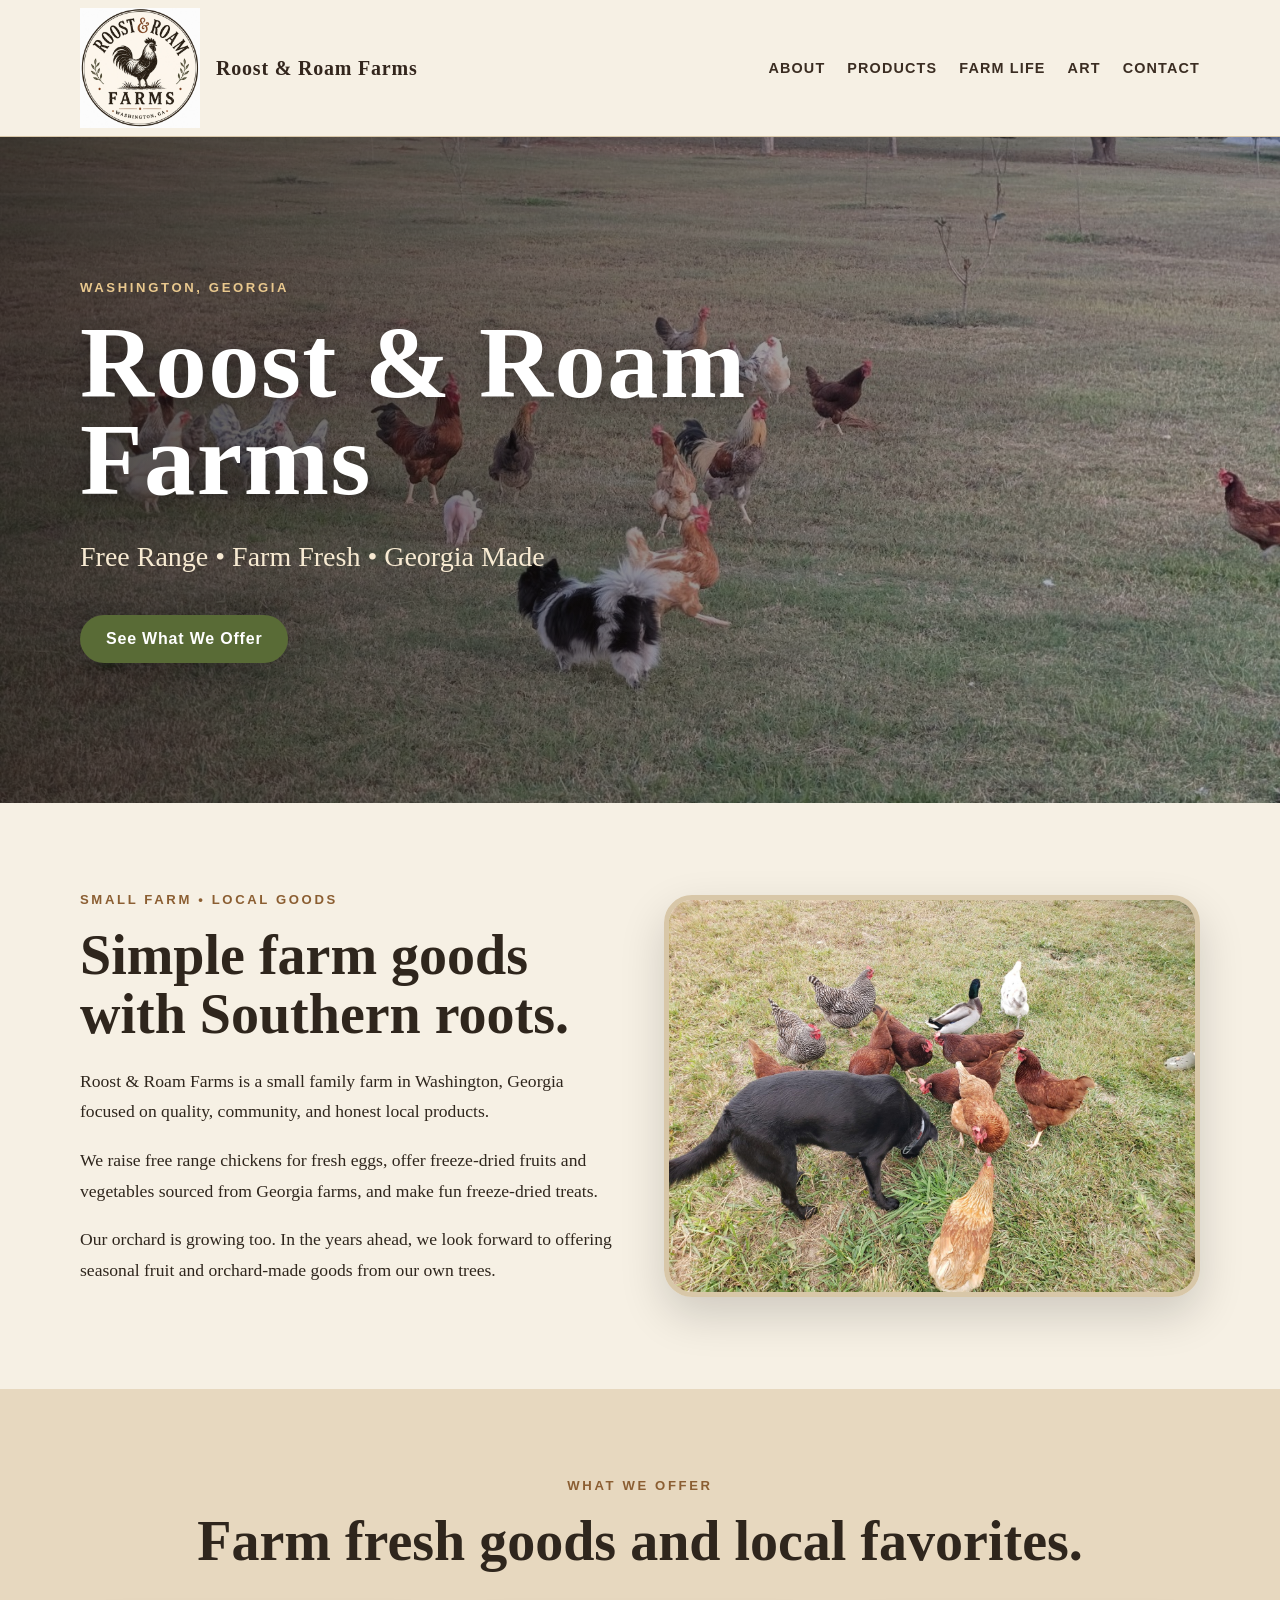
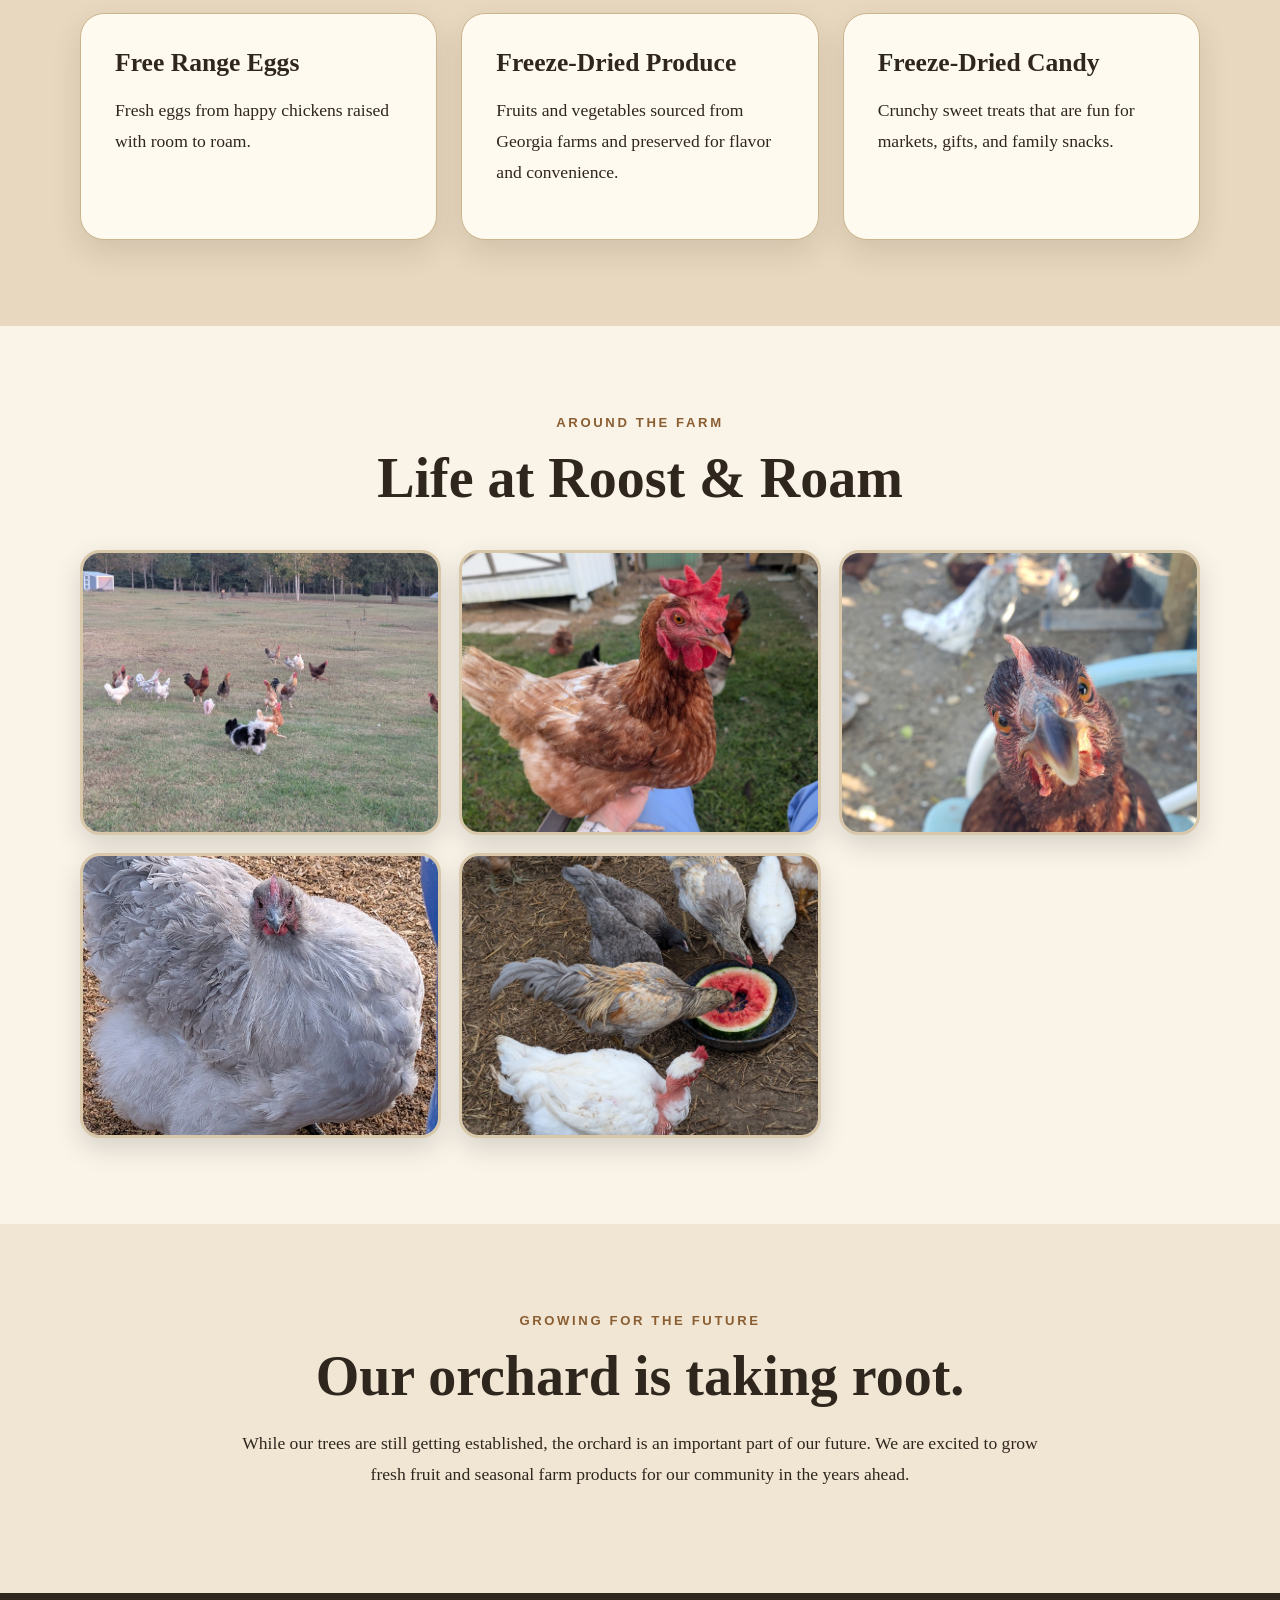
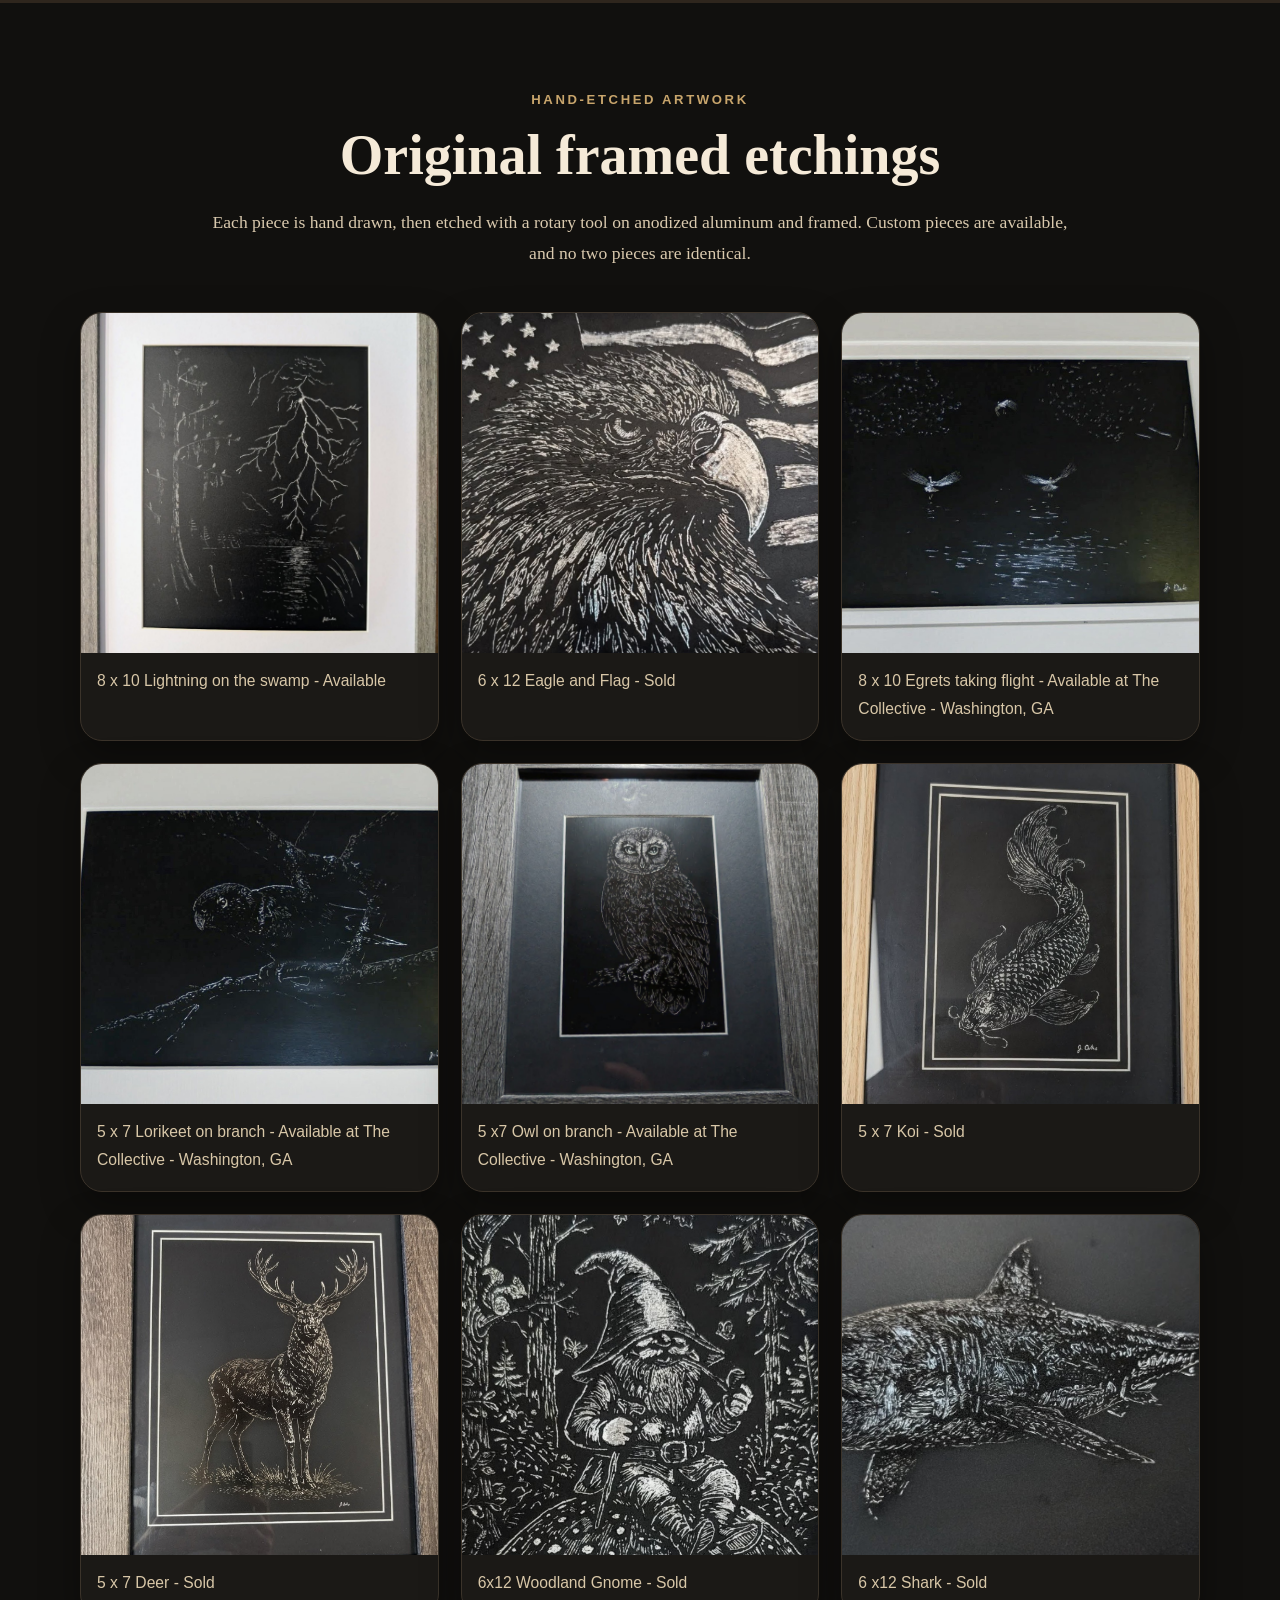
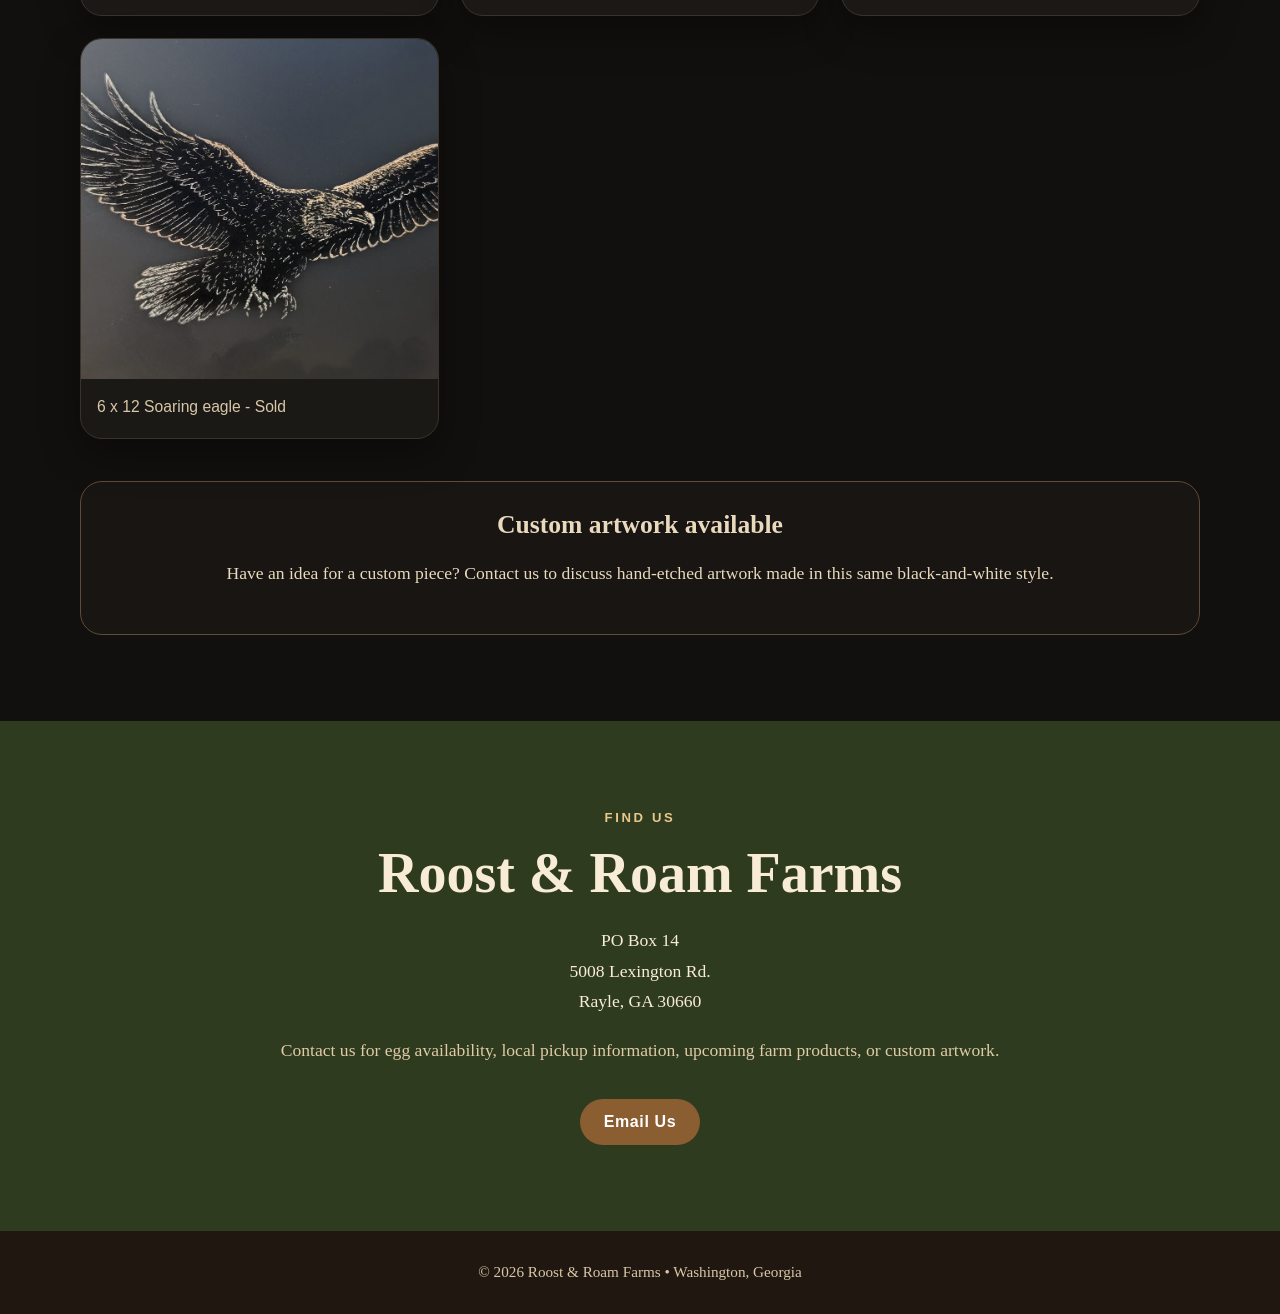
<file: index.html>
<!DOCTYPE html>
<html lang="en">
<head>
  <meta charset="UTF-8" />
  <meta name="viewport" content="width=device-width, initial-scale=1.0" />

  <title>Roost & Roam Farms | Washington, Georgia</title>
  <meta name="description" content="Roost & Roam Farms in Washington, Georgia offers free range eggs, freeze-dried Georgia fruits and vegetables, freeze-dried candy, and hand-etched framed artwork." />

  <style>
    * { box-sizing: border-box; }
    html { scroll-behavior: smooth; }

    body {
      margin: 0;
      font-family: Georgia, "Times New Roman", serif;
      color: #2f261d;
      background: #f6f0e4;
    }

    img { max-width: 100%; display: block; }
    a { color: inherit; }

    .container {
      width: min(1120px, 92%);
      margin: 0 auto;
    }

    .site-header {
      background: rgba(246, 240, 228, 0.96);
      border-bottom: 1px solid #d8c7a8;
      position: sticky;
      top: 0;
      z-index: 20;
      backdrop-filter: blur(6px);
    }

    .nav {
      min-height: 108px;
      display: flex;
      align-items: center;
      justify-content: space-between;
      gap: 24px;
    }

    .logo-link {
      display: inline-flex;
      align-items: center;
      gap: 16px;
      text-decoration: none;
    }

    .logo {
      width: 120px;
      height: 120px;
      object-fit: contain;
      margin: 8px 0;
    }

    .brand-text {
      font-weight: bold;
      font-size: 1.25rem;
      letter-spacing: .04em;
      color: #33261d;
    }

    nav {
      display: flex;
      flex-wrap: wrap;
      gap: 22px;
      align-items: center;
      justify-content: flex-end;
      font-family: Arial, sans-serif;
      font-size: .9rem;
      letter-spacing: .08em;
      text-transform: uppercase;
      font-weight: bold;
    }

    nav a {
      text-decoration: none;
      color: #3b2d22;
    }

    .hero {
      min-height: 74vh;
      display: grid;
      place-items: center;
      color: white;
      background:
        linear-gradient(90deg, rgba(20, 14, 9, .75), rgba(20, 14, 9, .45), rgba(20, 14, 9, .2)),
        url("field-roaming.jpg");
      background-size: cover;
      background-position: center;
    }

    .hero-content {
      padding: 90px 0;
      max-width: 720px;
      margin-right: auto;
    }

    .eyebrow {
      margin: 0 0 14px;
      font-family: Arial, sans-serif;
      color: #e9c88e;
      text-transform: uppercase;
      letter-spacing: .2em;
      font-size: .82rem;
      font-weight: bold;
    }

    .eyebrow.dark { color: #8b5e32; }

    h1 {
      margin: 0;
      font-size: clamp(3.3rem, 8vw, 6.7rem);
      line-height: .95;
      letter-spacing: .015em;
      text-shadow: 0 4px 20px rgba(0,0,0,.35);
    }

    h2 {
      margin: 0 0 22px;
      font-size: clamp(2.1rem, 5vw, 3.5rem);
      line-height: 1.05;
    }

    h3 {
      margin: 0 0 12px;
      font-size: 1.6rem;
    }

    p {
      font-size: 1.1rem;
      line-height: 1.75;
    }

    .tagline {
      margin: 24px 0 34px;
      font-size: clamp(1.2rem, 3vw, 1.75rem);
      color: #f7ead2;
    }

    .button {
      display: inline-block;
      background: #596b36;
      color: white;
      padding: 15px 26px;
      border-radius: 999px;
      text-decoration: none;
      font-family: Arial, sans-serif;
      font-weight: bold;
      letter-spacing: .05em;
      box-shadow: 0 10px 30px rgba(0,0,0,.25);
    }

    .section { padding: 86px 0; }

    .two-column {
      display: grid;
      grid-template-columns: 1fr 1fr;
      gap: 48px;
      align-items: center;
    }

    .feature-image {
      width: 100%;
      aspect-ratio: 4 / 3;
      object-fit: cover;
      border-radius: 28px;
      border: 5px solid #d8c7a8;
      box-shadow: 0 18px 45px rgba(0,0,0,.16);
    }

    .products { background: #e7d8bf; }
    .center { text-align: center; }

    .product-grid {
      margin-top: 42px;
      display: grid;
      grid-template-columns: repeat(3, 1fr);
      gap: 24px;
    }

    .product-card {
      background: #fffaf0;
      padding: 34px;
      border-radius: 24px;
      border: 1px solid #cbb58e;
      box-shadow: 0 12px 30px rgba(54,37,22,.12);
    }

    .gallery { background: #f9f3e8; }

    .gallery-grid {
      margin-top: 42px;
      display: grid;
      grid-template-columns: repeat(3, 1fr);
      gap: 18px;
    }

    .gallery-grid img {
      width: 100%;
      height: 285px;
      object-fit: cover;
      border-radius: 20px;
      border: 3px solid #d8c7a8;
      box-shadow: 0 10px 28px rgba(0,0,0,.14);
      background: #e7d8bf;
    }

    .orchard { background: #f1e6d4; }
    .narrow { max-width: 820px; }

    .art {
      background: #11100e;
      color: #f5ead8;
      border-top: 10px solid #2f261d;
    }

    .art .eyebrow {
      color: #c8a56c;
    }

    .art-intro {
      max-width: 860px;
      margin: 0 auto 44px;
      text-align: center;
    }

    .art-intro p {
      color: #d9c9ae;
    }

    .art-grid {
      display: grid;
      grid-template-columns: repeat(3, 1fr);
      gap: 22px;
      margin-top: 36px;
    }

    .art-card {
      background: #1b1916;
      border: 1px solid #3b332a;
      border-radius: 22px;
      overflow: hidden;
      box-shadow: 0 16px 38px rgba(0,0,0,.35);
    }

    .art-card img {
      width: 100%;
      height: 340px;
      object-fit: cover;
      background: #050505;
    }

    .art-card p {
      margin: 0;
      padding: 14px 16px 18px;
      font-size: .98rem;
      color: #d8c7a8;
      font-family: Arial, sans-serif;
    }

    .custom-note {
      margin-top: 42px;
      padding: 28px;
      border: 1px solid #5d4c39;
      border-radius: 22px;
      background: #181512;
      text-align: center;
      color: #e9d9bd;
    }

    .contact {
      background: #2f3b1f;
      color: #f8ecd7;
    }

    .contact-box { max-width: 820px; }
    .muted { color: #dfcba7; }

    .email-button {
      display: inline-block;
      margin-top: 16px;
      background: #8b5e32;
      color: white;
      padding: 14px 24px;
      border-radius: 999px;
      text-decoration: none;
      font-family: Arial, sans-serif;
      font-weight: bold;
      letter-spacing: .04em;
    }

    footer {
      background: #201710;
      color: #d8c7a8;
      text-align: center;
      padding: 28px;
    }

    footer p { margin: 0; font-size: .95rem; }

    @media (max-width: 840px) {
      .nav {
        flex-direction: column;
        padding: 12px 0 18px;
      }

      .logo {
        width: 104px;
        height: 104px;
      }

      .brand-text { display: none; }

      nav {
        justify-content: center;
        gap: 16px;
        font-size: .78rem;
      }

      .hero {
        min-height: 68vh;
        text-align: center;
        background:
          linear-gradient(rgba(20, 14, 9, .58), rgba(20, 14, 9, .58)),
          url("field-roaming.jpg");
        background-size: cover;
        background-position: center;
      }

      .hero-content {
        margin: 0 auto;
        padding: 70px 0;
      }

      .two-column,
      .product-grid,
      .gallery-grid,
      .art-grid {
        grid-template-columns: 1fr;
      }

      .section { padding: 64px 0; }

      .gallery-grid img,
      .art-card img {
        height: 320px;
      }
    }
  </style>
</head>

<body>
  <header class="site-header">
    <div class="container nav">
      <a class="logo-link" href="#">
        <img class="logo" src="logo.png" alt="Roost & Roam Farms Logo" />
        <span class="brand-text">Roost & Roam Farms</span>
      </a>

      <nav>
        <a href="#about">About</a>
        <a href="#products">Products</a>
        <a href="#gallery">Farm Life</a>
        <a href="#art">Art</a>
        <a href="#contact">Contact</a>
      </nav>
    </div>
  </header>

  <main>
    <section class="hero">
      <div class="container">
        <div class="hero-content">
          <p class="eyebrow">Washington, Georgia</p>
          <h1>Roost & Roam Farms</h1>
          <p class="tagline">Free Range • Farm Fresh • Georgia Made</p>
          <a class="button" href="#products">See What We Offer</a>
        </div>
      </div>
    </section>

    <section id="about" class="section about">
      <div class="container two-column">
        <div>
          <p class="eyebrow dark">Small Farm • Local Goods</p>
          <h2>Simple farm goods with Southern roots.</h2>

          <p>
            Roost & Roam Farms is a small family farm in Washington, Georgia focused on quality,
            community, and honest local products.
          </p>

          <p>
            We raise free range chickens for fresh eggs, offer freeze-dried fruits and vegetables
            sourced from Georgia farms, and make fun freeze-dried treats.
          </p>

          <p>
            Our orchard is growing too. In the years ahead, we look forward to offering seasonal
            fruit and orchard-made goods from our own trees.
          </p>
        </div>

        <img class="feature-image" src="dog-and-flock.jpg" alt="Dog walking with free range chickens" />
      </div>
    </section>

    <section id="products" class="section products">
      <div class="container">
        <p class="eyebrow dark center">What We Offer</p>
        <h2 class="center">Farm fresh goods and local favorites.</h2>

        <div class="product-grid">
          <article class="product-card">
            <h3>Free Range Eggs</h3>
            <p>Fresh eggs from happy chickens raised with room to roam.</p>
          </article>

          <article class="product-card">
            <h3>Freeze-Dried Produce</h3>
            <p>Fruits and vegetables sourced from Georgia farms and preserved for flavor and convenience.</p>
          </article>

          <article class="product-card">
            <h3>Freeze-Dried Candy</h3>
            <p>Crunchy sweet treats that are fun for markets, gifts, and family snacks.</p>
          </article>
        </div>
      </div>
    </section>

    <section id="gallery" class="section gallery">
      <div class="container">
        <p class="eyebrow dark center">Around the Farm</p>
        <h2 class="center">Life at Roost & Roam</h2>

        <div class="gallery-grid">
          <img src="field-roaming.jpg" alt="Free range flock roaming in pasture" />
          <img src="brown-hen-close.jpg" alt="Brown hen close-up" />
          <img src="funny-hen.jpg" alt="Curious chicken close-up" />
          <img src="grey-hen.jpg" alt="Grey fluffy hen" />
          <img src="watermelon-time.jpg" alt="Chickens enjoying watermelon" />
        </div>
      </div>
    </section>

    <section class="section orchard">
      <div class="container narrow">
        <p class="eyebrow dark center">Growing for the Future</p>
        <h2 class="center">Our orchard is taking root.</h2>
        <p class="center">
          While our trees are still getting established, the orchard is an important part of our future.
          We are excited to grow fresh fruit and seasonal farm products for our community in the years ahead.
        </p>
      </div>
    </section>

    <section id="art" class="section art">
      <div class="container">
        <div class="art-intro">
          <p class="eyebrow center">Hand-Etched Artwork</p>
          <h2>Original framed etchings</h2>
          <p>
            Each piece is hand drawn, then etched with a rotary tool on anodized aluminum and framed.
            Custom pieces are available, and no two pieces are identical.
          </p>
        </div>

        <div class="art-grid">

          <article class="art-card">
            <img src="art-lightning-swamp.jpg" alt="Lightning on the swamp" />
            <p>8 x 10 Lightning on the swamp - Available</p>
          </article>

          <article class="art-card">
            <img src="art-eagle-flag.jpg" alt="Etching of birds flying over water" />
            <p>6 x 12 Eagle and Flag - Sold</p>
          </article>
          
          <article class="art-card">
            <img src="art-birds-water.jpg" alt="Etching of birds flying over water" />
            <p>8 x 10 Egrets taking flight - Available at The Collective - Washington, GA</p>
          </article>

          <article class="art-card">
            <img src="art-owl-branch.jpg" alt="Etching of an owl perched on a branch" />
            <p>5 x 7 Lorikeet on branch - Available at The Collective - Washington, GA</p>
          </article>

          <article class="art-card">
            <img src="art-owl-framed.jpg" alt="Framed owl etching" />
            <p>5 x7 Owl on branch - Available at The Collective - Washington, GA</p>
          </article>

          <article class="art-card">
            <img src="art-koi.jpg" alt="Framed koi fish etching" />
            <p>5 x 7 Koi - Sold</p>
          </article>

          <article class="art-card">
            <img src="art-deer.jpg" alt="Framed deer etching" />
            <p>5 x 7 Deer - Sold</p>
          </article>

          <article class="art-card">
            <img src="art-gnome.jpg" alt="Woodland gnome etching" />
            <p>6x12 Woodland Gnome - Sold </p>
          </article>

          <article class="art-card">
            <img src="art-shark.jpg" alt="Shark etching" />
            <p>6 x12 Shark - Sold</p>
          </article>

          <article class="art-card">
            <img src="art-raven.jpg" alt="Flying raven etching" />
            <p>6 x 12 Soaring eagle - Sold</p>
          </article>
        </div>

        <div class="custom-note">
          <h3>Custom artwork available</h3>
          <p>
            Have an idea for a custom piece? Contact us to discuss hand-etched artwork made in this same
            black-and-white style.
          </p>
        </div>
      </div>
    </section>

    <section id="contact" class="section contact">
      <div class="container contact-box center">
        <p class="eyebrow center">Find Us</p>
        <h2>Roost & Roam Farms</h2>
        <p>
          PO Box 14<br>
          5008 Lexington Rd.<br>
          Rayle, GA 30660
        <p class="muted">
          Contact us for egg availability, local pickup information, upcoming farm products, or custom artwork.
        </p>
        <a class="email-button" href="mailto:roostandroamfarms@gmail.com">Email Us</a>
      </div>
    </section>
  </main>

  <footer>
    <p>© 2026 Roost & Roam Farms • Washington, Georgia</p>
  </footer>
</body>
</html>
</file>
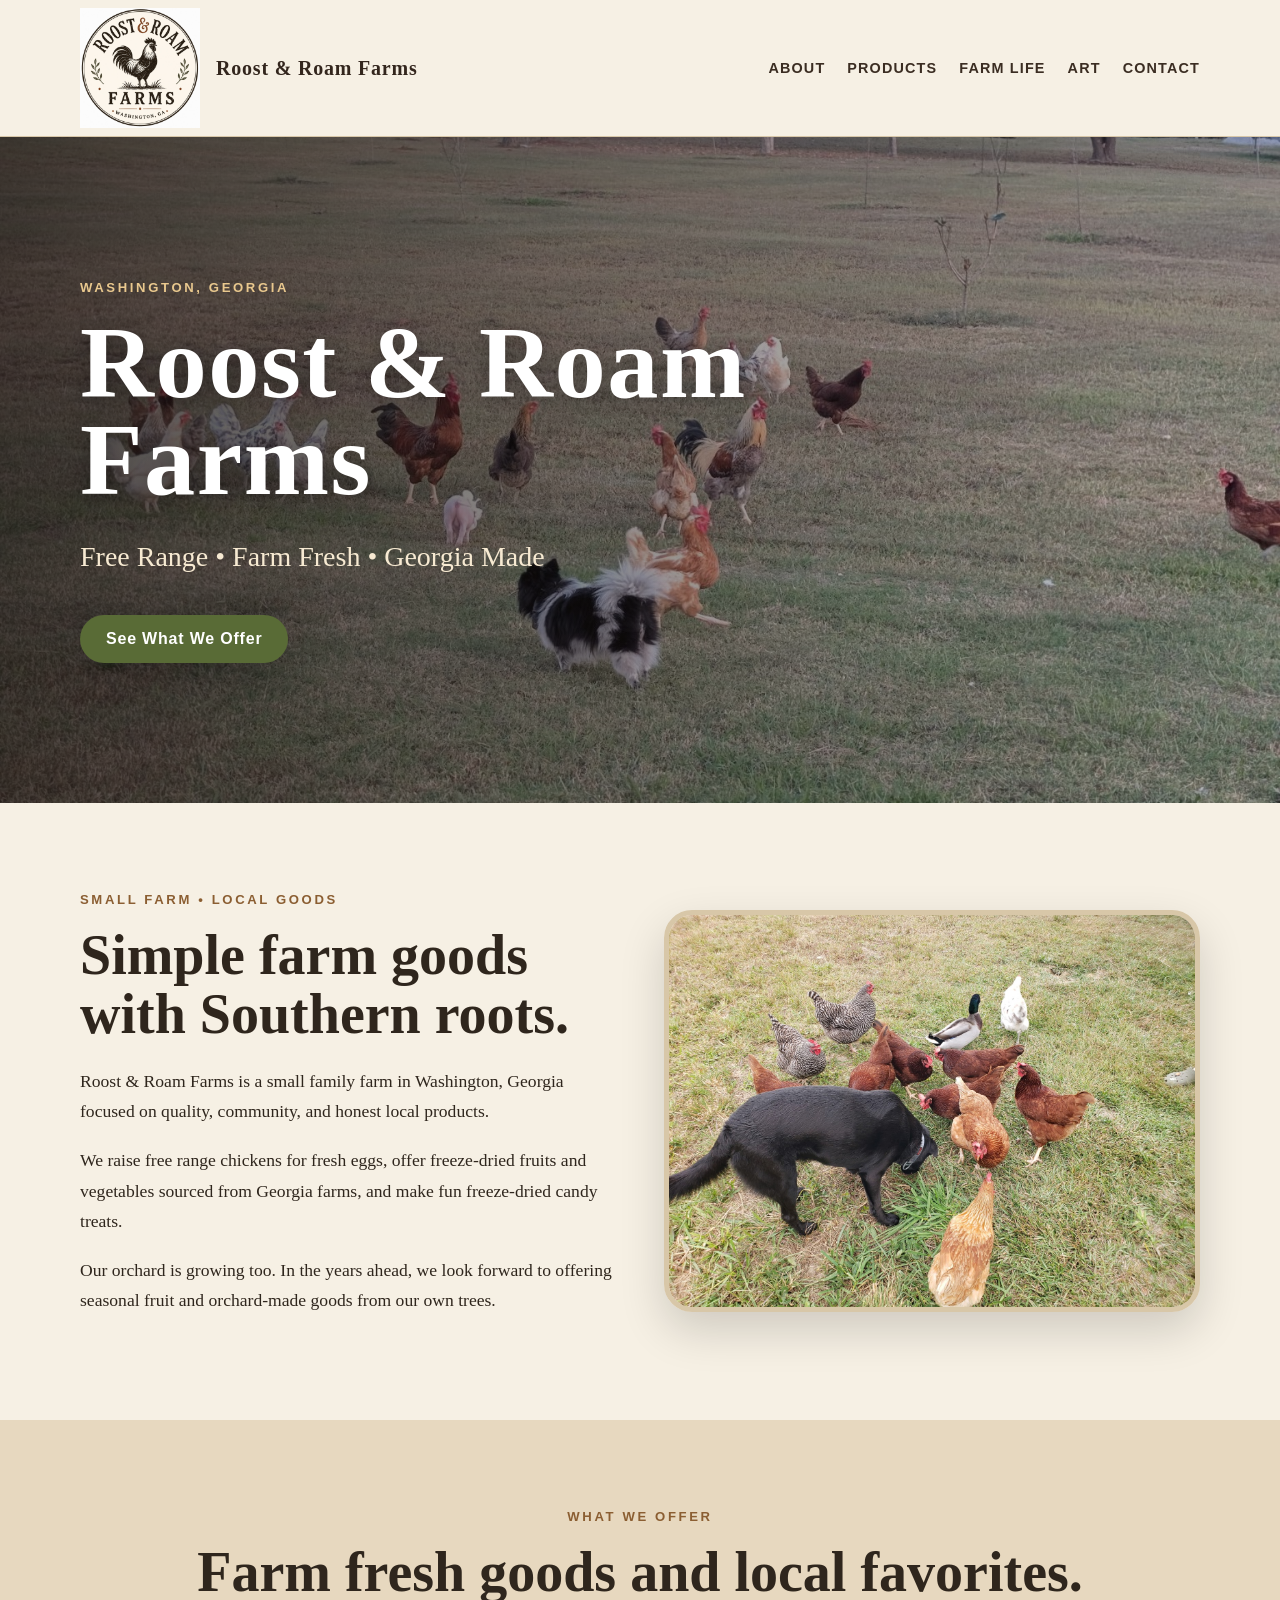
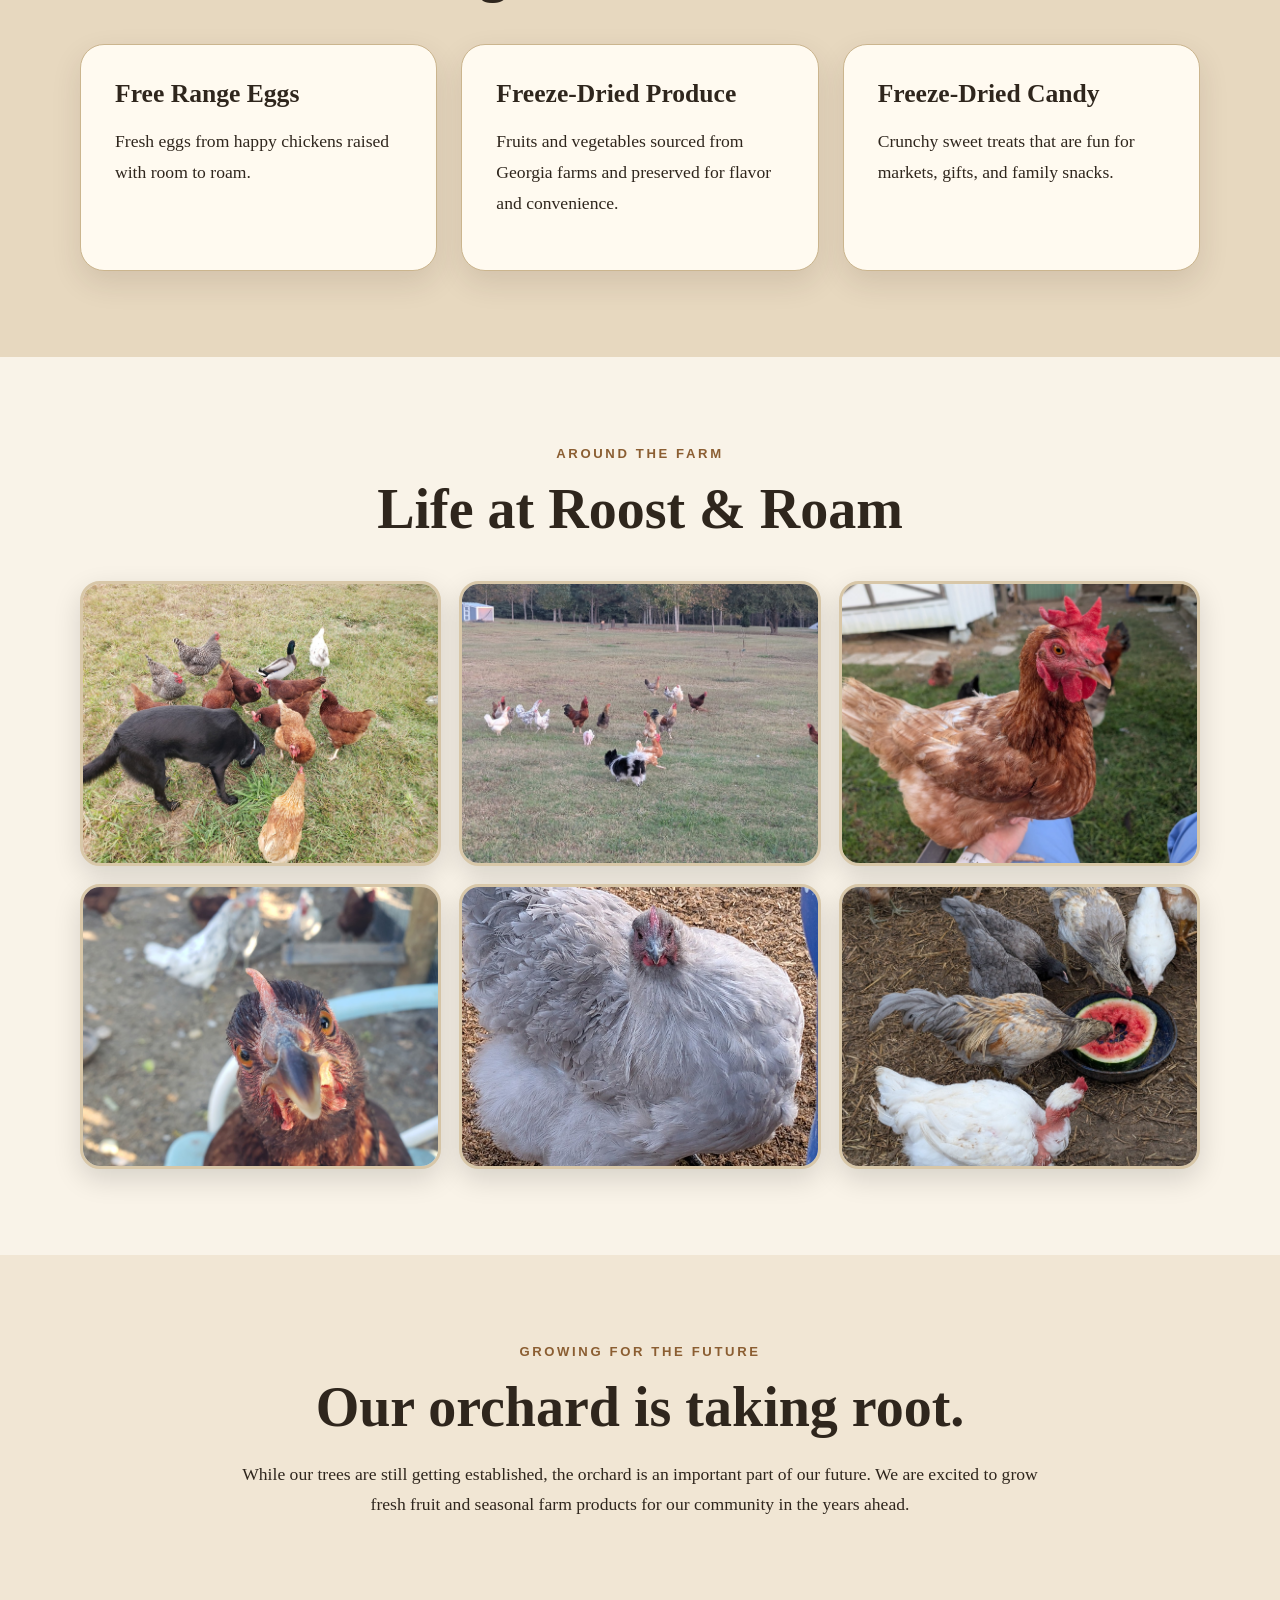
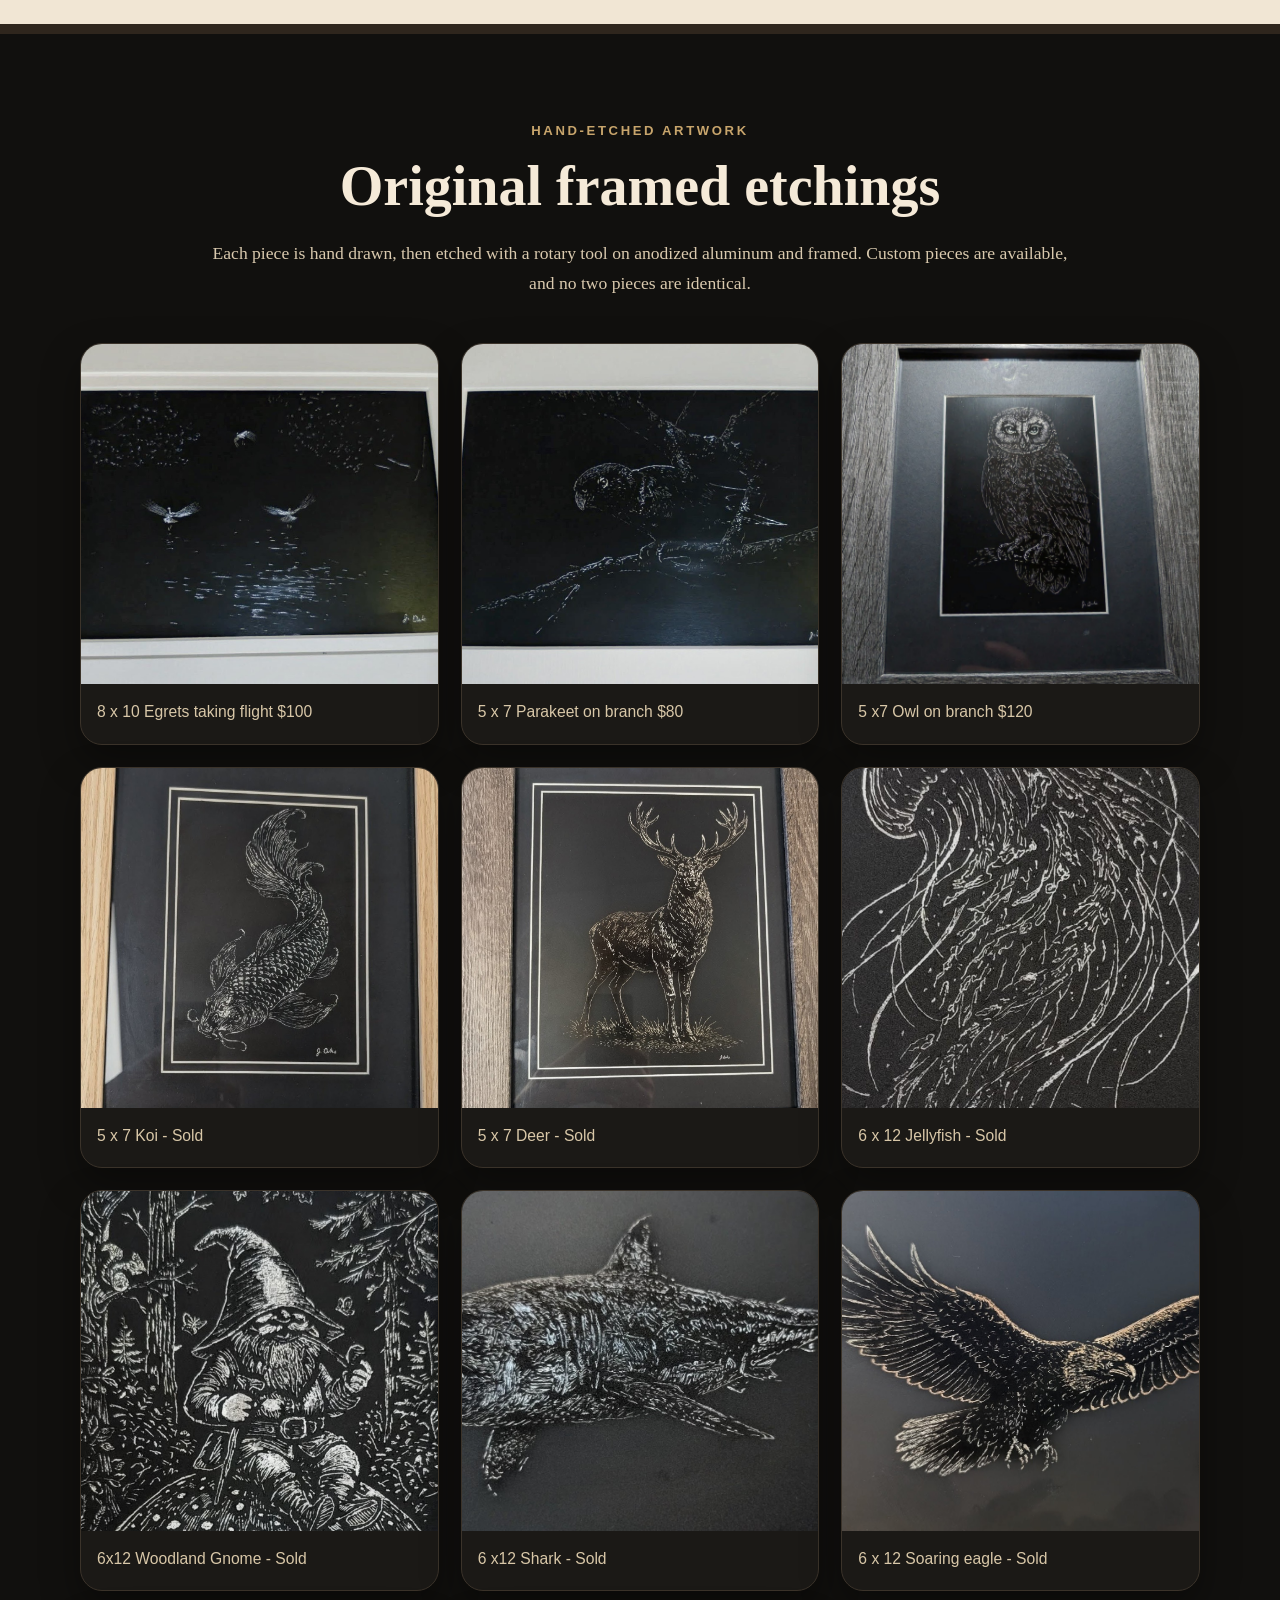
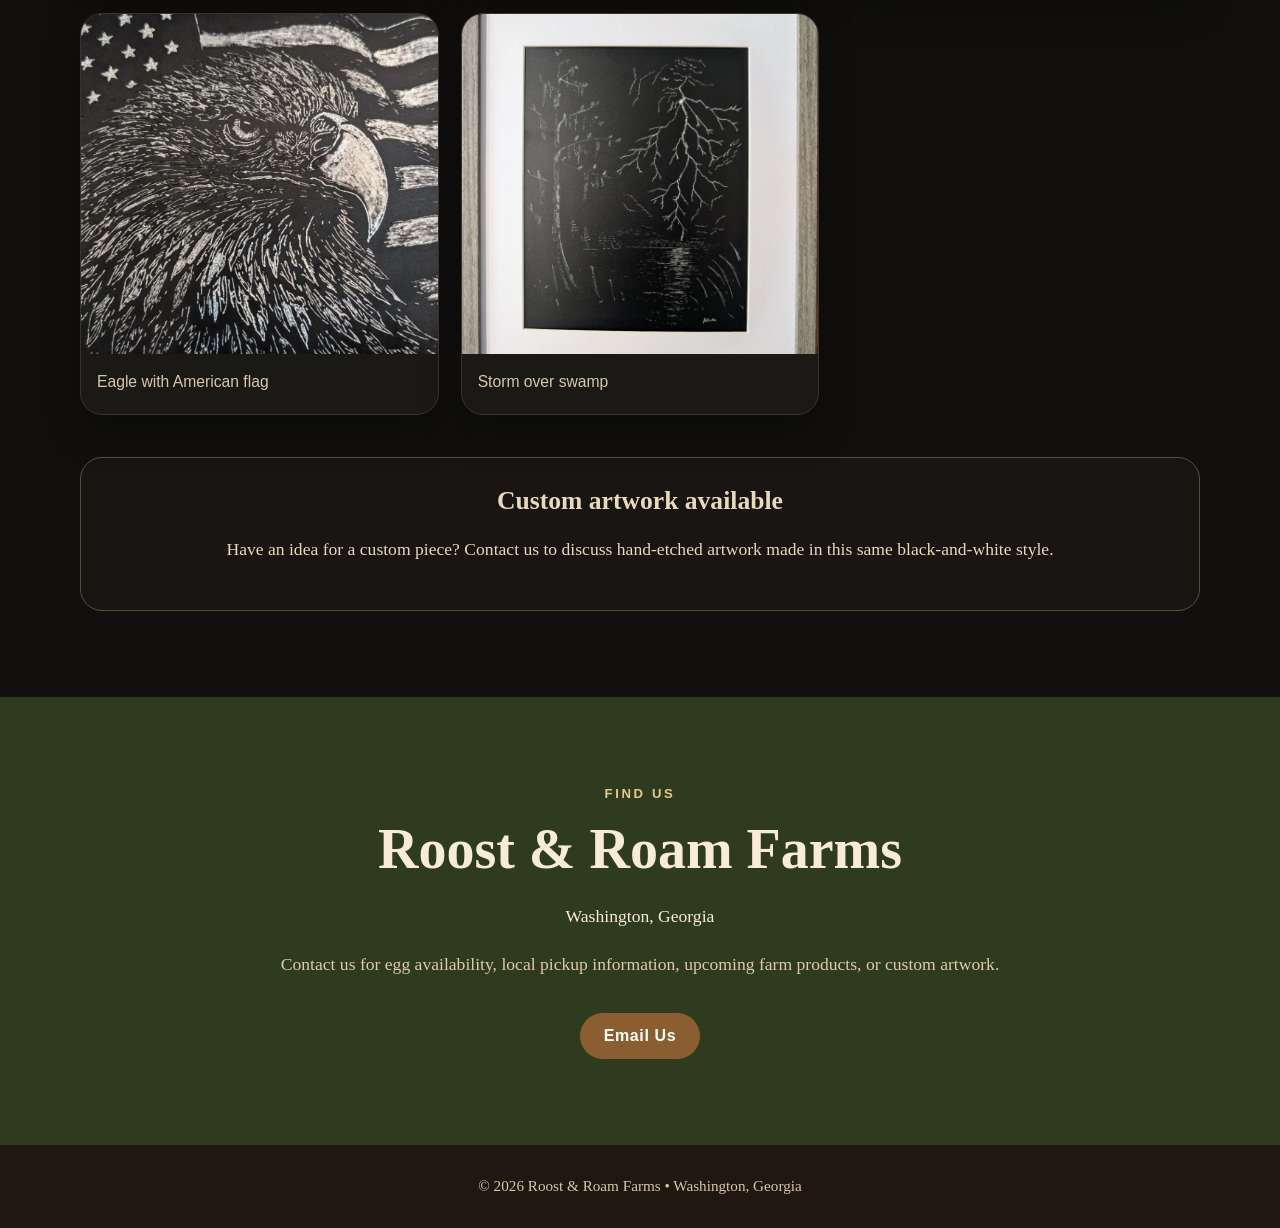
<file: index_updated.html>
<!DOCTYPE html>
<html lang="en">
<head>
  <meta charset="UTF-8" />
  <meta name="viewport" content="width=device-width, initial-scale=1.0" />

  <title>Roost & Roam Farms | Washington, Georgia</title>
  <meta name="description" content="Roost & Roam Farms in Washington, Georgia offers free range eggs, freeze-dried Georgia fruits and vegetables, freeze-dried candy, and hand-etched framed artwork." />

  <style>
    * { box-sizing: border-box; }
    html { scroll-behavior: smooth; }

    body {
      margin: 0;
      font-family: Georgia, "Times New Roman", serif;
      color: #2f261d;
      background: #f6f0e4;
    }

    img { max-width: 100%; display: block; }
    a { color: inherit; }

    .container {
      width: min(1120px, 92%);
      margin: 0 auto;
    }

    .site-header {
      background: rgba(246, 240, 228, 0.96);
      border-bottom: 1px solid #d8c7a8;
      position: sticky;
      top: 0;
      z-index: 20;
      backdrop-filter: blur(6px);
    }

    .nav {
      min-height: 108px;
      display: flex;
      align-items: center;
      justify-content: space-between;
      gap: 24px;
    }

    .logo-link {
      display: inline-flex;
      align-items: center;
      gap: 16px;
      text-decoration: none;
    }

    .logo {
      width: 120px;
      height: 120px;
      object-fit: contain;
      margin: 8px 0;
    }

    .brand-text {
      font-weight: bold;
      font-size: 1.25rem;
      letter-spacing: .04em;
      color: #33261d;
    }

    nav {
      display: flex;
      flex-wrap: wrap;
      gap: 22px;
      align-items: center;
      justify-content: flex-end;
      font-family: Arial, sans-serif;
      font-size: .9rem;
      letter-spacing: .08em;
      text-transform: uppercase;
      font-weight: bold;
    }

    nav a {
      text-decoration: none;
      color: #3b2d22;
    }

    .hero {
      min-height: 74vh;
      display: grid;
      place-items: center;
      color: white;
      background:
        linear-gradient(90deg, rgba(20, 14, 9, .75), rgba(20, 14, 9, .45), rgba(20, 14, 9, .2)),
        url("field-roaming.jpg");
      background-size: cover;
      background-position: center;
    }

    .hero-content {
      padding: 90px 0;
      max-width: 720px;
      margin-right: auto;
    }

    .eyebrow {
      margin: 0 0 14px;
      font-family: Arial, sans-serif;
      color: #e9c88e;
      text-transform: uppercase;
      letter-spacing: .2em;
      font-size: .82rem;
      font-weight: bold;
    }

    .eyebrow.dark { color: #8b5e32; }

    h1 {
      margin: 0;
      font-size: clamp(3.3rem, 8vw, 6.7rem);
      line-height: .95;
      letter-spacing: .015em;
      text-shadow: 0 4px 20px rgba(0,0,0,.35);
    }

    h2 {
      margin: 0 0 22px;
      font-size: clamp(2.1rem, 5vw, 3.5rem);
      line-height: 1.05;
    }

    h3 {
      margin: 0 0 12px;
      font-size: 1.6rem;
    }

    p {
      font-size: 1.1rem;
      line-height: 1.75;
    }

    .tagline {
      margin: 24px 0 34px;
      font-size: clamp(1.2rem, 3vw, 1.75rem);
      color: #f7ead2;
    }

    .button {
      display: inline-block;
      background: #596b36;
      color: white;
      padding: 15px 26px;
      border-radius: 999px;
      text-decoration: none;
      font-family: Arial, sans-serif;
      font-weight: bold;
      letter-spacing: .05em;
      box-shadow: 0 10px 30px rgba(0,0,0,.25);
    }

    .section { padding: 86px 0; }

    .two-column {
      display: grid;
      grid-template-columns: 1fr 1fr;
      gap: 48px;
      align-items: center;
    }

    .feature-image {
      width: 100%;
      aspect-ratio: 4 / 3;
      object-fit: cover;
      border-radius: 28px;
      border: 5px solid #d8c7a8;
      box-shadow: 0 18px 45px rgba(0,0,0,.16);
    }

    .products { background: #e7d8bf; }
    .center { text-align: center; }

    .product-grid {
      margin-top: 42px;
      display: grid;
      grid-template-columns: repeat(3, 1fr);
      gap: 24px;
    }

    .product-card {
      background: #fffaf0;
      padding: 34px;
      border-radius: 24px;
      border: 1px solid #cbb58e;
      box-shadow: 0 12px 30px rgba(54,37,22,.12);
    }

    .gallery { background: #f9f3e8; }

    .gallery-grid {
      margin-top: 42px;
      display: grid;
      grid-template-columns: repeat(3, 1fr);
      gap: 18px;
    }

    .gallery-grid img {
      width: 100%;
      height: 285px;
      object-fit: cover;
      border-radius: 20px;
      border: 3px solid #d8c7a8;
      box-shadow: 0 10px 28px rgba(0,0,0,.14);
      background: #e7d8bf;
    }

    .orchard { background: #f1e6d4; }
    .narrow { max-width: 820px; }

    .art {
      background: #11100e;
      color: #f5ead8;
      border-top: 10px solid #2f261d;
    }

    .art .eyebrow {
      color: #c8a56c;
    }

    .art-intro {
      max-width: 860px;
      margin: 0 auto 44px;
      text-align: center;
    }

    .art-intro p {
      color: #d9c9ae;
    }

    .art-grid {
      display: grid;
      grid-template-columns: repeat(3, 1fr);
      gap: 22px;
      margin-top: 36px;
    }

    .art-card {
      background: #1b1916;
      border: 1px solid #3b332a;
      border-radius: 22px;
      overflow: hidden;
      box-shadow: 0 16px 38px rgba(0,0,0,.35);
    }

    .art-card img {
      width: 100%;
      height: 340px;
      object-fit: cover;
      background: #050505;
    }

    .art-card p {
      margin: 0;
      padding: 14px 16px 18px;
      font-size: .98rem;
      color: #d8c7a8;
      font-family: Arial, sans-serif;
    }

    .custom-note {
      margin-top: 42px;
      padding: 28px;
      border: 1px solid #5d4c39;
      border-radius: 22px;
      background: #181512;
      text-align: center;
      color: #e9d9bd;
    }

    .contact {
      background: #2f3b1f;
      color: #f8ecd7;
    }

    .contact-box { max-width: 820px; }
    .muted { color: #dfcba7; }

    .email-button {
      display: inline-block;
      margin-top: 16px;
      background: #8b5e32;
      color: white;
      padding: 14px 24px;
      border-radius: 999px;
      text-decoration: none;
      font-family: Arial, sans-serif;
      font-weight: bold;
      letter-spacing: .04em;
    }

    footer {
      background: #201710;
      color: #d8c7a8;
      text-align: center;
      padding: 28px;
    }

    footer p { margin: 0; font-size: .95rem; }

    @media (max-width: 840px) {
      .nav {
        flex-direction: column;
        padding: 12px 0 18px;
      }

      .logo {
        width: 104px;
        height: 104px;
      }

      .brand-text { display: none; }

      nav {
        justify-content: center;
        gap: 16px;
        font-size: .78rem;
      }

      .hero {
        min-height: 68vh;
        text-align: center;
        background:
          linear-gradient(rgba(20, 14, 9, .58), rgba(20, 14, 9, .58)),
          url("field-roaming.jpg");
        background-size: cover;
        background-position: center;
      }

      .hero-content {
        margin: 0 auto;
        padding: 70px 0;
      }

      .two-column,
      .product-grid,
      .gallery-grid,
      .art-grid {
        grid-template-columns: 1fr;
      }

      .section { padding: 64px 0; }

      .gallery-grid img,
      .art-card img {
        height: 320px;
      }
    }
  </style>
</head>

<body>
  <header class="site-header">
    <div class="container nav">
      <a class="logo-link" href="#">
        <img class="logo" src="logo.png" alt="Roost & Roam Farms Logo" />
        <span class="brand-text">Roost & Roam Farms</span>
      </a>

      <nav>
        <a href="#about">About</a>
        <a href="#products">Products</a>
        <a href="#gallery">Farm Life</a>
        <a href="#art">Art</a>
        <a href="#contact">Contact</a>
      </nav>
    </div>
  </header>

  <main>
    <section class="hero">
      <div class="container">
        <div class="hero-content">
          <p class="eyebrow">Washington, Georgia</p>
          <h1>Roost & Roam Farms</h1>
          <p class="tagline">Free Range • Farm Fresh • Georgia Made</p>
          <a class="button" href="#products">See What We Offer</a>
        </div>
      </div>
    </section>

    <section id="about" class="section about">
      <div class="container two-column">
        <div>
          <p class="eyebrow dark">Small Farm • Local Goods</p>
          <h2>Simple farm goods with Southern roots.</h2>

          <p>
            Roost & Roam Farms is a small family farm in Washington, Georgia focused on quality,
            community, and honest local products.
          </p>

          <p>
            We raise free range chickens for fresh eggs, offer freeze-dried fruits and vegetables
            sourced from Georgia farms, and make fun freeze-dried candy treats.
          </p>

          <p>
            Our orchard is growing too. In the years ahead, we look forward to offering seasonal
            fruit and orchard-made goods from our own trees.
          </p>
        </div>

        <img class="feature-image" src="dog-and-flock.jpg" alt="Dog walking with free range chickens" />
      </div>
    </section>

    <section id="products" class="section products">
      <div class="container">
        <p class="eyebrow dark center">What We Offer</p>
        <h2 class="center">Farm fresh goods and local favorites.</h2>

        <div class="product-grid">
          <article class="product-card">
            <h3>Free Range Eggs</h3>
            <p>Fresh eggs from happy chickens raised with room to roam.</p>
          </article>

          <article class="product-card">
            <h3>Freeze-Dried Produce</h3>
            <p>Fruits and vegetables sourced from Georgia farms and preserved for flavor and convenience.</p>
          </article>

          <article class="product-card">
            <h3>Freeze-Dried Candy</h3>
            <p>Crunchy sweet treats that are fun for markets, gifts, and family snacks.</p>
          </article>
        </div>
      </div>
    </section>

    <section id="gallery" class="section gallery">
      <div class="container">
        <p class="eyebrow dark center">Around the Farm</p>
        <h2 class="center">Life at Roost & Roam</h2>

        <div class="gallery-grid">
          <img src="dog-and-flock.jpg" alt="Dog with free range chickens" />
          <img src="field-roaming.jpg" alt="Free range flock roaming in pasture" />
          <img src="brown-hen-close.jpg" alt="Brown hen close-up" />
          <img src="funny-hen.jpg" alt="Curious chicken close-up" />
          <img src="grey-hen.jpg" alt="Grey fluffy hen" />
          <img src="watermelon-time.jpg" alt="Chickens enjoying watermelon" />
        </div>
      </div>
    </section>

    <section class="section orchard">
      <div class="container narrow">
        <p class="eyebrow dark center">Growing for the Future</p>
        <h2 class="center">Our orchard is taking root.</h2>
        <p class="center">
          While our trees are still getting established, the orchard is an important part of our future.
          We are excited to grow fresh fruit and seasonal farm products for our community in the years ahead.
        </p>
      </div>
    </section>

    <section id="art" class="section art">
      <div class="container">
        <div class="art-intro">
          <p class="eyebrow center">Hand-Etched Artwork</p>
          <h2>Original framed etchings</h2>
          <p>
            Each piece is hand drawn, then etched with a rotary tool on anodized aluminum and framed.
            Custom pieces are available, and no two pieces are identical.
          </p>
        </div>

        <div class="art-grid">
          <article class="art-card">
            <img src="art-birds-water.jpg" alt="Etching of birds flying over water" />
            <p>8 x 10 Egrets taking flight $100</p>
          </article>

          <article class="art-card">
            <img src="art-owl-branch.jpg" alt="Etching of an owl perched on a branch" />
            <p>5 x 7 Parakeet on branch $80</p>
          </article>

          <article class="art-card">
            <img src="art-owl-framed.jpg" alt="Framed owl etching" />
            <p>5 x7 Owl on branch $120</p>
          </article>

          <article class="art-card">
            <img src="art-koi.jpg" alt="Framed koi fish etching" />
            <p>5 x 7 Koi - Sold</p>
          </article>

          <article class="art-card">
            <img src="art-deer.jpg" alt="Framed deer etching" />
            <p>5 x 7 Deer - Sold</p>
          </article>

          <article class="art-card">
            <img src="art-jellyfish.jpg" alt="Jellyfish etching" />
            <p>6 x 12 Jellyfish - Sold</p>
          </article>

          <article class="art-card">
            <img src="art-gnome.jpg" alt="Woodland gnome etching" />
            <p>6x12 Woodland Gnome - Sold </p>
          </article>

          <article class="art-card">
            <img src="art-shark.jpg" alt="Shark etching" />
            <p>6 x12 Shark - Sold</p>
          </article>

          <article class="art-card">
            <img src="art-raven.jpg" alt="Flying raven etching" />
            <p>6 x 12 Soaring eagle - Sold</p>
          </article>

          <article class="art-card">
            <img src="art-eagle-flag.jpg" alt="Etching of an eagle with American flag background" />
            <p>Eagle with American flag</p>
          </article>

          <article class="art-card">
            <img src="art-storm-swamp.jpg" alt="Framed storm over swamp etching" />
            <p>Storm over swamp</p>
          </article>
        </div>

        <div class="custom-note">
          <h3>Custom artwork available</h3>
          <p>
            Have an idea for a custom piece? Contact us to discuss hand-etched artwork made in this same
            black-and-white style.
          </p>
        </div>
      </div>
    </section>

    <section id="contact" class="section contact">
      <div class="container contact-box center">
        <p class="eyebrow center">Find Us</p>
        <h2>Roost & Roam Farms</h2>
        <p>Washington, Georgia</p>
        <p class="muted">
          Contact us for egg availability, local pickup information, upcoming farm products, or custom artwork.
        </p>
        <a class="email-button" href="mailto:roostandroamfarms@gmail.com">Email Us</a>
      </div>
    </section>
  </main>

  <footer>
    <p>© 2026 Roost & Roam Farms • Washington, Georgia</p>
  </footer>
</body>
</html>
</file>
